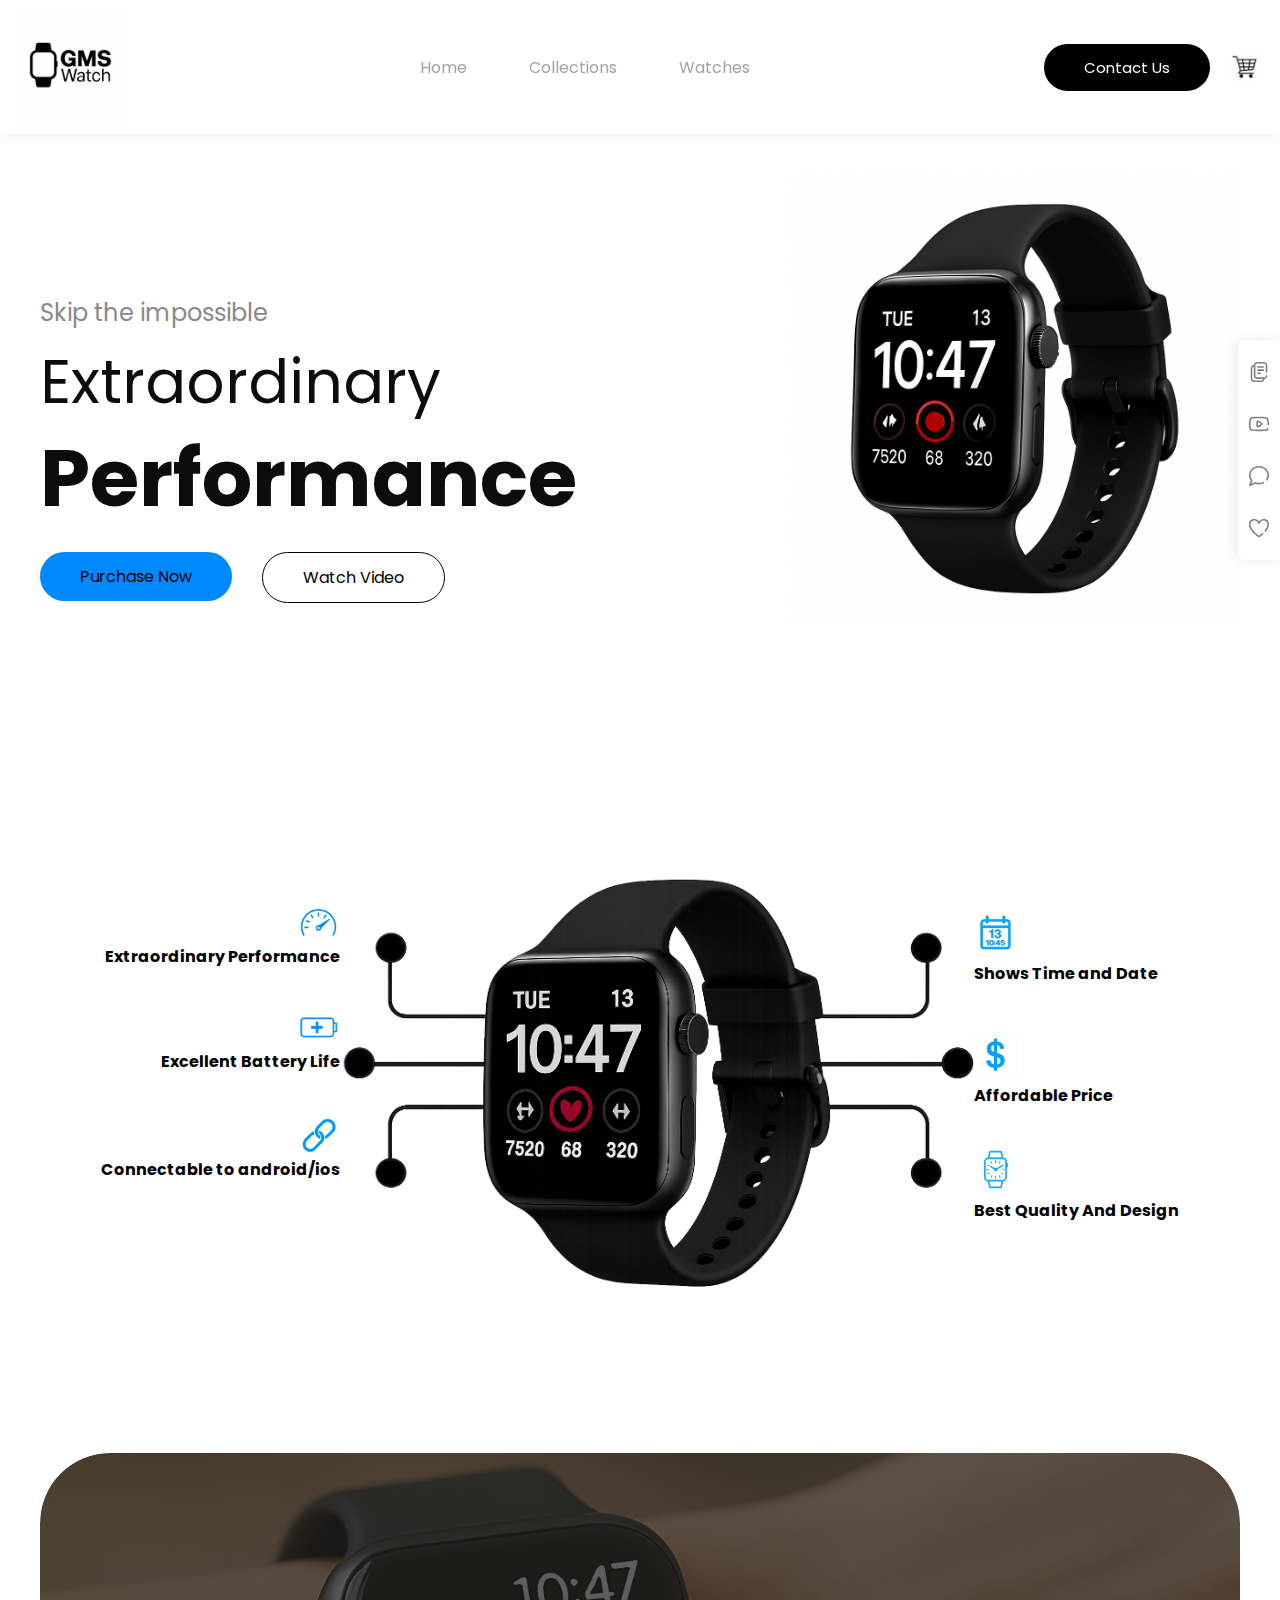
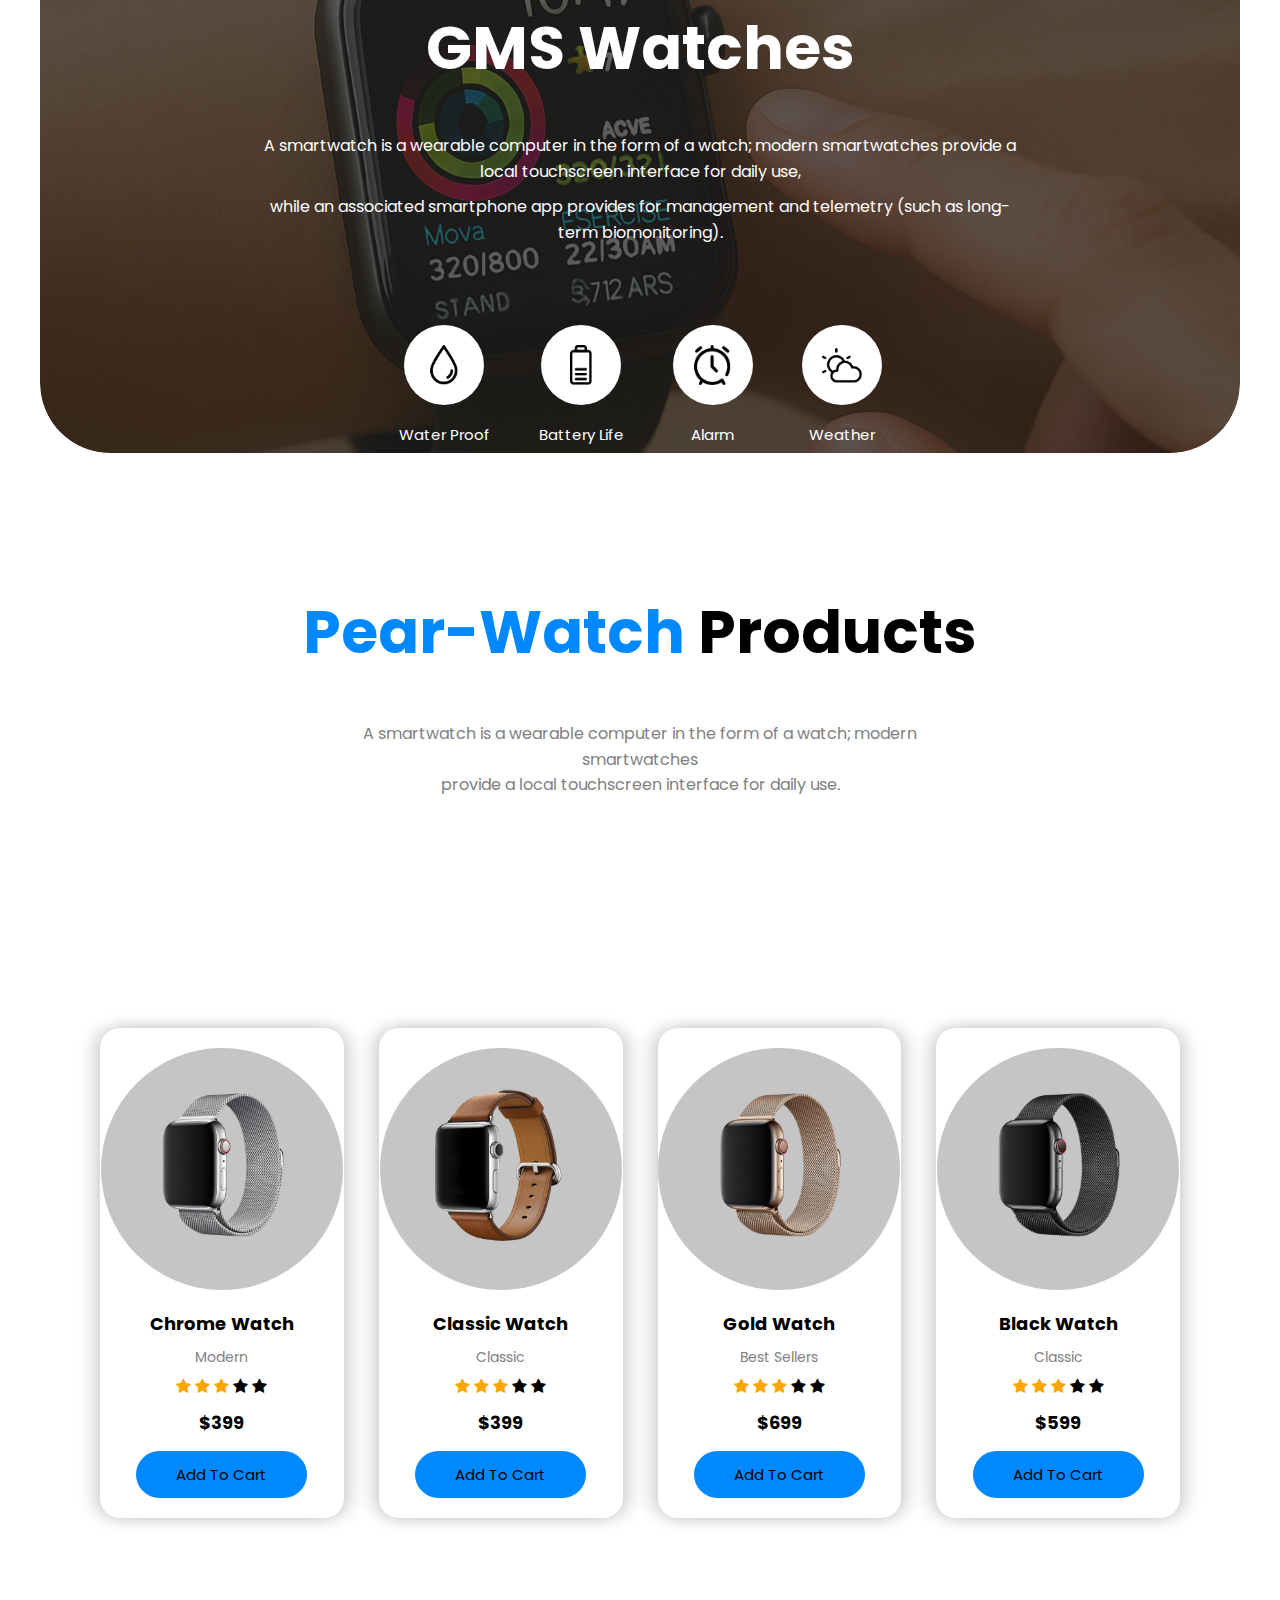
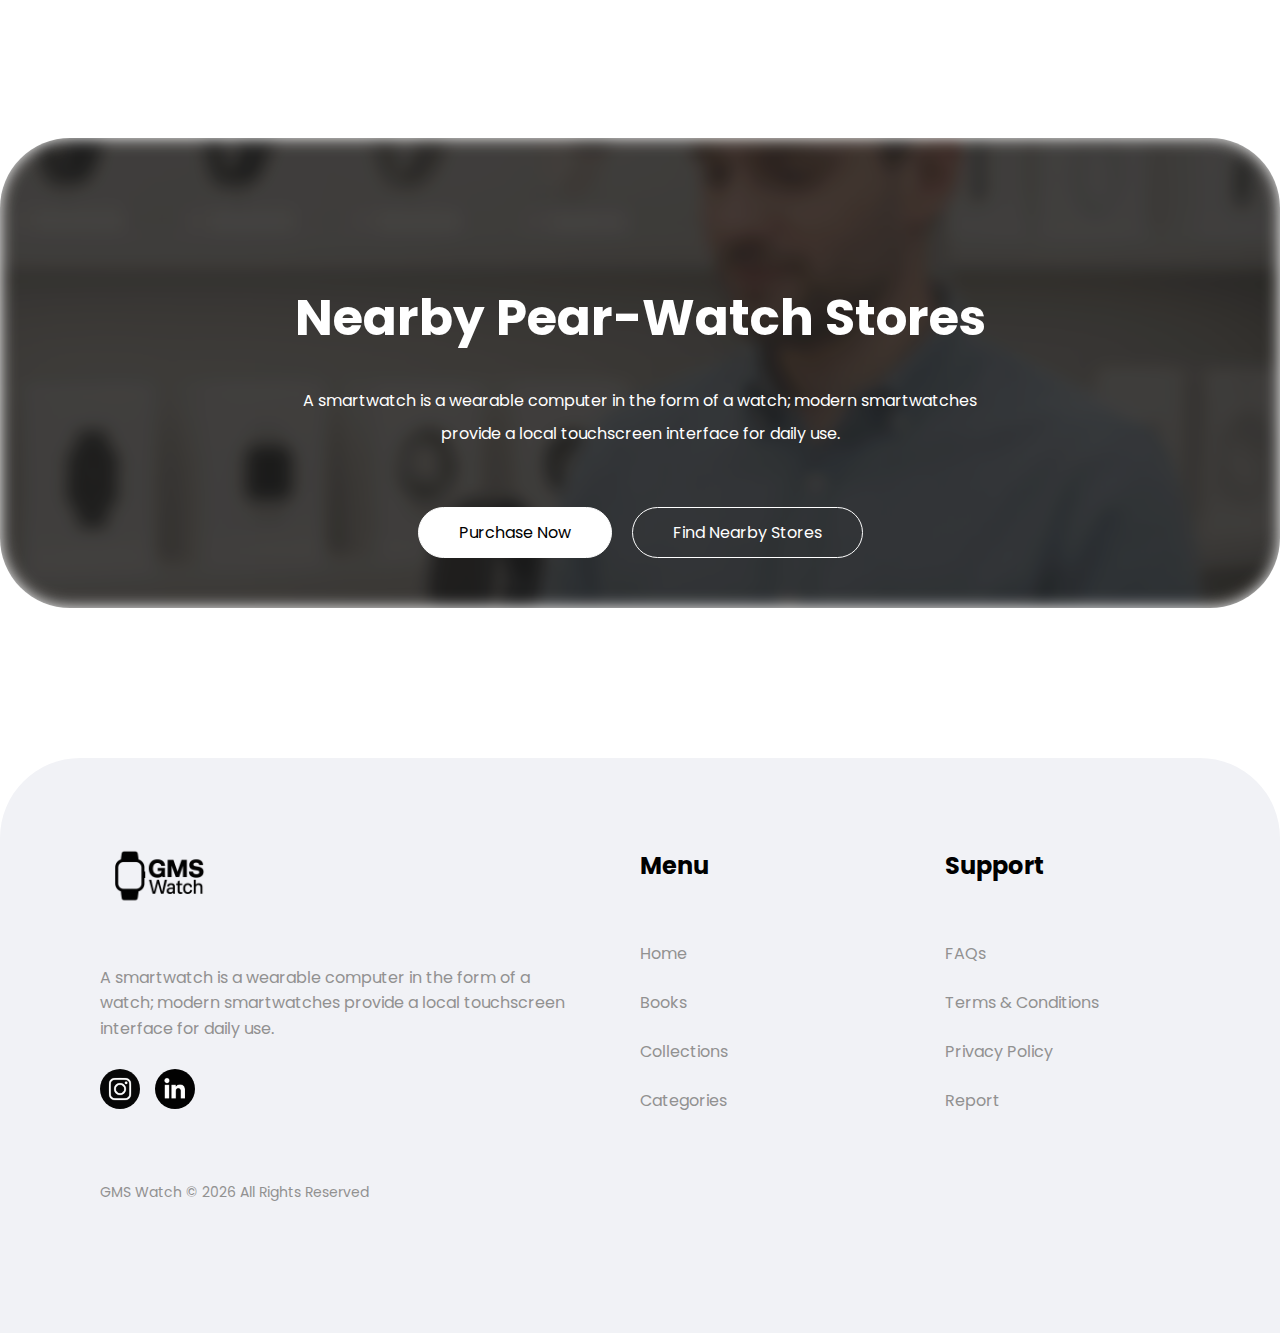
<file: index.html>
<!DOCTYPE html>
<html lang="en">
<head>
    <meta name="viewport"
    content="width=device-width",
    initial-scale="1.0">
    <meta charset="UTF-8">
    <link rel="icon" type="image/png" href="images/watchLogo.png">
    <meta name="viewport" content="width=device-width, initial-scale=1.0">
    <title>GMS Watch</title>
    <link rel="preconnect" href="https://fonts.googleapis.com">
<link rel="preconnect" href="https://fonts.gstatic.com" crossorigin>
<link href="https://fonts.googleapis.com/css2?family=Poppins:ital,wght@0,100;0,200;0,300;0,400;0,500;0,600;0,700;0,800;0,900;1,100;1,200;1,300;1,400;1,500;1,600;1,700;1,800;1,900&family=Roboto:ital,wght@0,100..900;1,100..900&display=swap" rel="stylesheet">
</head>
<body>
    <link rel="stylesheet" href="maincss.css">
     <link rel="stylesheet" href="https://cdnjs.cloudflare.com/ajax/libs/font-awesome/4.7.0/css/font-awesome.min.css">

    
        <div id="div-with-name-title">
            <div id="logo-container">
                 <img id="my-logo" src="images/watchLogo.png"> 
            </div>
            <div id="middle-container">
                <div>
                    <button id="home-btn">
                        Home
                    </button>
                </div>
                <div class="collection" id="collections-container">
                    <button id="collections-container-btn">
                        Collections
                    </button>
                    <div id="collection-contents">
                        <a href="">Modern Watch</a>
                         <a href="">Classic Watch</a>
                          <a href="">Sports Watch</a>
                           <a href="">Bestsellers</a>
                            <a href="">Custom watch</a>
                    </div>
                </div>
                <div>
                    <button id="watches-btn">
                        Watches
                    </button>
                </div>
            </div>
            <div id="contact-cart">
                <div id="contact">
                  <button id="contact-btn">
                    Contact Us
                  </button>
                </div>
                <div id="cart-img">
                   <button id="shopping-cart-btn">
                    <img id="shopping-cart-img" src="images/shoppingCart.png">
                   </button>
                </div>
            </div>
        </div>
        <div id="intro-container">
            
                <div id="text-container">
                    <div id="texts">
                        <p id="skip">
                    Skip the impossible
                </p>
                <!-- skip part -->
                <P id="extra">
                    Extraordinary
                </P>
                <!-- extraordinary part -->
                <p id="performance">
                    Performance
                </p>
            <!--performance part -->
                    </div>
            <div id="purchase-watch">
                <div>
                    <button id="purchase-now">
                        Purchase Now
                    </button>
                    <!-- purchase now -->
                </div>
                <div id="watch-div">
                    <button id="watch-video">
                        Watch Video
                    </button>
                    <!-- watch video -->
                </div>
            </div>
           </div>
           <div id="watches-container">
            <img id="watch-one" src="images/sw.png">
           </div>
        </div>
        <div id="features-container">
            <div id="one-three">
                <div id="one">
                
                <div id="per-div">
                  <img id="img-one" src="images/p_meter.png"  >
             </div>
                <div id="ex-per">
                    <p id="para-one">
                         Extraordinary Performance
                    </p>
                </div>
            </div>
            <div id="two">
                <div id="battery">
                    <img id="img-two" src="images/two.png">
                </div>
                <div id="ex-bat">
                    <p id="para-two">
                        Excellent Battery Life
                    </p>
                </div>
                
            </div>
            <div id="three">
                <div id="connectivity">
                    <img id="three-img" src="images/three.png">
                </div>
                <div id="con-and">
                    <p id="para-three">
                        Connectable to android/ios
                    </p>
                </div>
            </div>
            </div>
            
            <div id="watch-two">
                <img id="watch-features" src="images/detaile.png">
            </div>
            <div id="four-six">
                <div id="four">
                    <div>
                        <img id="four-img" src="images/four.png">
                    </div>
                    <div>
                        <p id="para-four">
                            Shows Time and Date
                        </p>
                    </div>
                </div>
                <div id="five">
                    <div>
                        <img id="five-img" src="images/five.png">
                    </div>
                    <div>
                        <p id="para-five">
                            Affordable Price
                        </p>
                    </div>
                </div>
                <div id="six">
                    <div>
                        <img id="six-img" src="images/six.png">
                    </div>
                    <div>
                        <p id="para-six">
                            Best Quality And Design
                        </p>
                    </div>
                </div>
            </div>
        </div>
        
        <div id="company-knowledge">
            <div id="main-company">
                <img id="wrist-img" src="images/wrist.png">
                <div id="infos">
                    <p id="top-para">
                        GMS Watches
                    </p>
                    <p id="para-sw">
                        A smartwatch is a wearable computer in the form of a watch; modern smartwatches provide a local touchscreen interface for daily use, 
                    </p>
                    <p id="para-bm">
                        while an associated smartphone app provides for management and telemetry (such as long-term biomonitoring).
                    </p>
                </div>
                <div id="features">
                    <div id="drop">
                        <div id="drop-div">
                             <img src="images/drop.png">
                        </div>
                       
                        <p id="prof">
                            Water Proof
                        </p>
                    </div>
                    <div id="battery">
                        <div id="bat-div">
                            <img src="images/battery.png">
                        </div>
                        
                        <p id="life">
                            Battery Life
                        </p>
                    </div>
                    <div id="alarm">
                        <div id="alarm-div">
                            <img src="images/alarm.png">
                        </div>
                        
                        <p id="clk">
                            Alarm
                        </p>
                    </div>
                    <div id="cloud">
                        <div id="cloud-div">
                            <img src="images/cloudy.png">
                        </div>
                        
                        <p id="wether">
                            Weather
                        </p>
                    </div>
                </div>
            </div>
        </div>
        <div id="tpic">
             <p id="products">
            <span id="pear">Pear-Watch</span> Products
        </p>
        <p id="wearable">
            A smartwatch is a wearable computer in the form of a watch; modern smartwatches
        </p>

        <p id="local">
            provide a local touchscreen interface for daily use.
        </p>
        </div>
        <div id="more-watches">
            <div id="watch-silver-container">
                <div id="silver-watch">
                    <img id="watch-silver" src="images/watch-1-600x600.png">
                </div>
                <div>
                    <p id="watch-name">
                        Chrome Watch
                    </p>
                </div>
                <div>
                    <p id="watch-type">
                       Modern
                    </p>
                </div>
                <div id="stars">
                <span class="fa fa-star checked"></span>
                <span class="fa fa-star checked"></span>
                <span class="fa fa-star checked"></span>
                <span class="fa fa-star"></span>
                <span class="fa fa-star"></span>
                </div>
                <div>
                    <p id="price">
                         $399
                    </p>
                   
                </div>
                <div id="cart-div">
                    <button id="add-to-cart">
                        Add To Cart
                    </button>
                </div>
            </div>
            <div id="watch-brown-container">
                 <div id="brown-watch">
                    <img id="watch-brown" src="images/watch-2-600x600.png">
                </div>
                <div>
                    <p id="watch-name">
                        Classic Watch
                    </p>
                </div>
                <div>
                    <p id="watch-type">
                       Classic
                    </p>
                </div>
                <div id="stars">
                <span class="fa fa-star checked"></span>
                <span class="fa fa-star checked"></span>
                <span class="fa fa-star checked"></span>
                <span class="fa fa-star"></span>
                <span class="fa fa-star"></span>
                </div>
                <div>
                    <p id="price">
                         $399
                    </p>
                   
                </div>
                <div id="cart-div">
                    <button id="add-to-cart">
                        Add To Cart
                    </button>
                </div>
            </div>
            <div id="watch-gray-container">
                 <div id="gold-watch">
                    <img id="watch-gold" src="images/gold-watch-600x600.png">
                </div>
                <div>
                    <p id="watch-name">
                       Gold Watch
                    </p>
                </div>
                <div>
                    <p id="watch-type">
                       Best Sellers
                    </p>
                </div>
                <div id="stars">
                <span class="fa fa-star checked"></span>
                <span class="fa fa-star checked"></span>
                <span class="fa fa-star checked"></span>
                <span class="fa fa-star"></span>
                <span class="fa fa-star"></span>
                </div>
                <div>
                    <p id="price">
                         $699
                    </p>
                   
                </div>
                <div id="cart-div">
                    <button id="add-to-cart">
                        Add To Cart
                    </button>
                </div>
            </div>
            <div id="watch-black-container">
                 <div id="black-watch">
                    <img id="watch-black" src="images/black-watch-600x600.png">
                </div>
                <div>
                    <p id="watch-name">
                        Black Watch
                    </p>
                </div>
                <div>
                    <p id="watch-type">
                       Classic
                    </p>
                </div>
                <div id="stars">
                <span class="fa fa-star checked"></span>
                <span class="fa fa-star checked"></span>
                <span class="fa fa-star checked"></span>
                <span class="fa fa-star"></span>
                <span class="fa fa-star"></span>
                </div>
                <div>
                    <p id="price">
                         $599
                    </p>
                   
                </div>
                <div id="cart-div">
                    <button id="add-to-cart">
                        Add To Cart
                    </button>
                </div>
            </div>
        </div>
            <div id="main-company-store">
                <img id="store-img" src="images/store.png">
                <div id="infos">
                    <p id="top-para-store">
                       Nearby Pear-Watch Stores
                    </p>
                    <p id="para-sw-store">
                      A smartwatch is a wearable computer in the form of a watch; modern smartwatches
                    </p>
                    <p id="para-bm-store">
                       provide a local touchscreen interface for daily use.
                    </p>
                </div>
                <div id="nrby-store">
                    <div>
                         <button id="purchase">
                        Purchase Now
                    </button>
                    </div>
                   <div>
                    <button id="nearby-stores">
                        Find Nearby Stores
                    </button>
                   </div>
                </div>
            </div>
        <div id="last-container">
            <div id="last-one">
                <div>
                    <img id="logo-last" src="images/watchlogotrans.png">
                </div>
                <div id="last-para">
                    <p id="modern-sw">
                        A smartwatch is a wearable computer in the form of a watch; modern smartwatches provide a local touchscreen interface for daily use.
                    </p>
                </div>
                <div id="social-btn">
                    <button id="insta-btn">
                        <a href="https://www.instagram.com/gaurab_sthaa/">
                            <img id="insta" src="images/insta.png">
                        </a>
                    </button>
                    <button id="linkedin-btn">
                        <a href="https://www.linkedin.com/in/gaurab-m-shresths-132a5431b/">
                            <img id="linked" src="images/ln.png">
                        </a>
                    </button>
                </div>
                <div>
                    <p>
                        GMS Watch &copy 2026 All Rights Reserved
                    </p>
                </div>
            </div>
            <div id="last=two">
                <div id="menu">
                    <p id="menu-para">
                        Menu
                    </p>
                </div>
                <div id="menu-items">
                    <div>
                        <button id="menu-btn">
                            <a href="">
                                
                            </a>
                            Home
                        </button>
                    </div>
                    <div>
                        <button id="menu-btn">
                           Books
                        </button>
                    </div>
                    <div>
                        <button id="menu-btn">
                           Collections
                        </button>
                    </div>
                    <div>
                        <button id="menu-btn">
                             Categories
                        </button>
                    </div>
                </div>
            </div>
            <div id="last-three">
                 <div id="menu">
                    <p id="menu-para">
                        Support
                    </p>
                </div>
                <div id="menu-items">
                    <div>
                        <button id="menu-btn">
                            <a href="">
                                
                            </a>
                            FAQs
                        </button>
                    </div>
                    <div>
                        <button id="menu-btn">
                           Terms & Conditions
                        </button>
                    </div>
                    <div>
                        <button id="menu-btn">
                           Privacy Policy
                        </button>
                    </div>
                    <div>
                        <button id="menu-btn">
                             Report
                        </button>
                    </div>
                </div>
            </div>
            <div>

            </div>
        </div>
        <div id="documentation-container">
            <div id="side-img-container">
            <img id="side-img" src="images/one1.svg">
        </div>
        <div id="side-img-container">
            <img id="side-img" src="images/two2.svg">
        </div>
        <div id="side-img-container">
            <img id="side-img" src="images/four4.svg">
        </div>
        <div id="side-img-container">
            <img id="side-img" src="images/five5.svg">
        </div>
        </div>
        
        
    <script src="mai_page.js"></script>
</body>

</html>
</file>
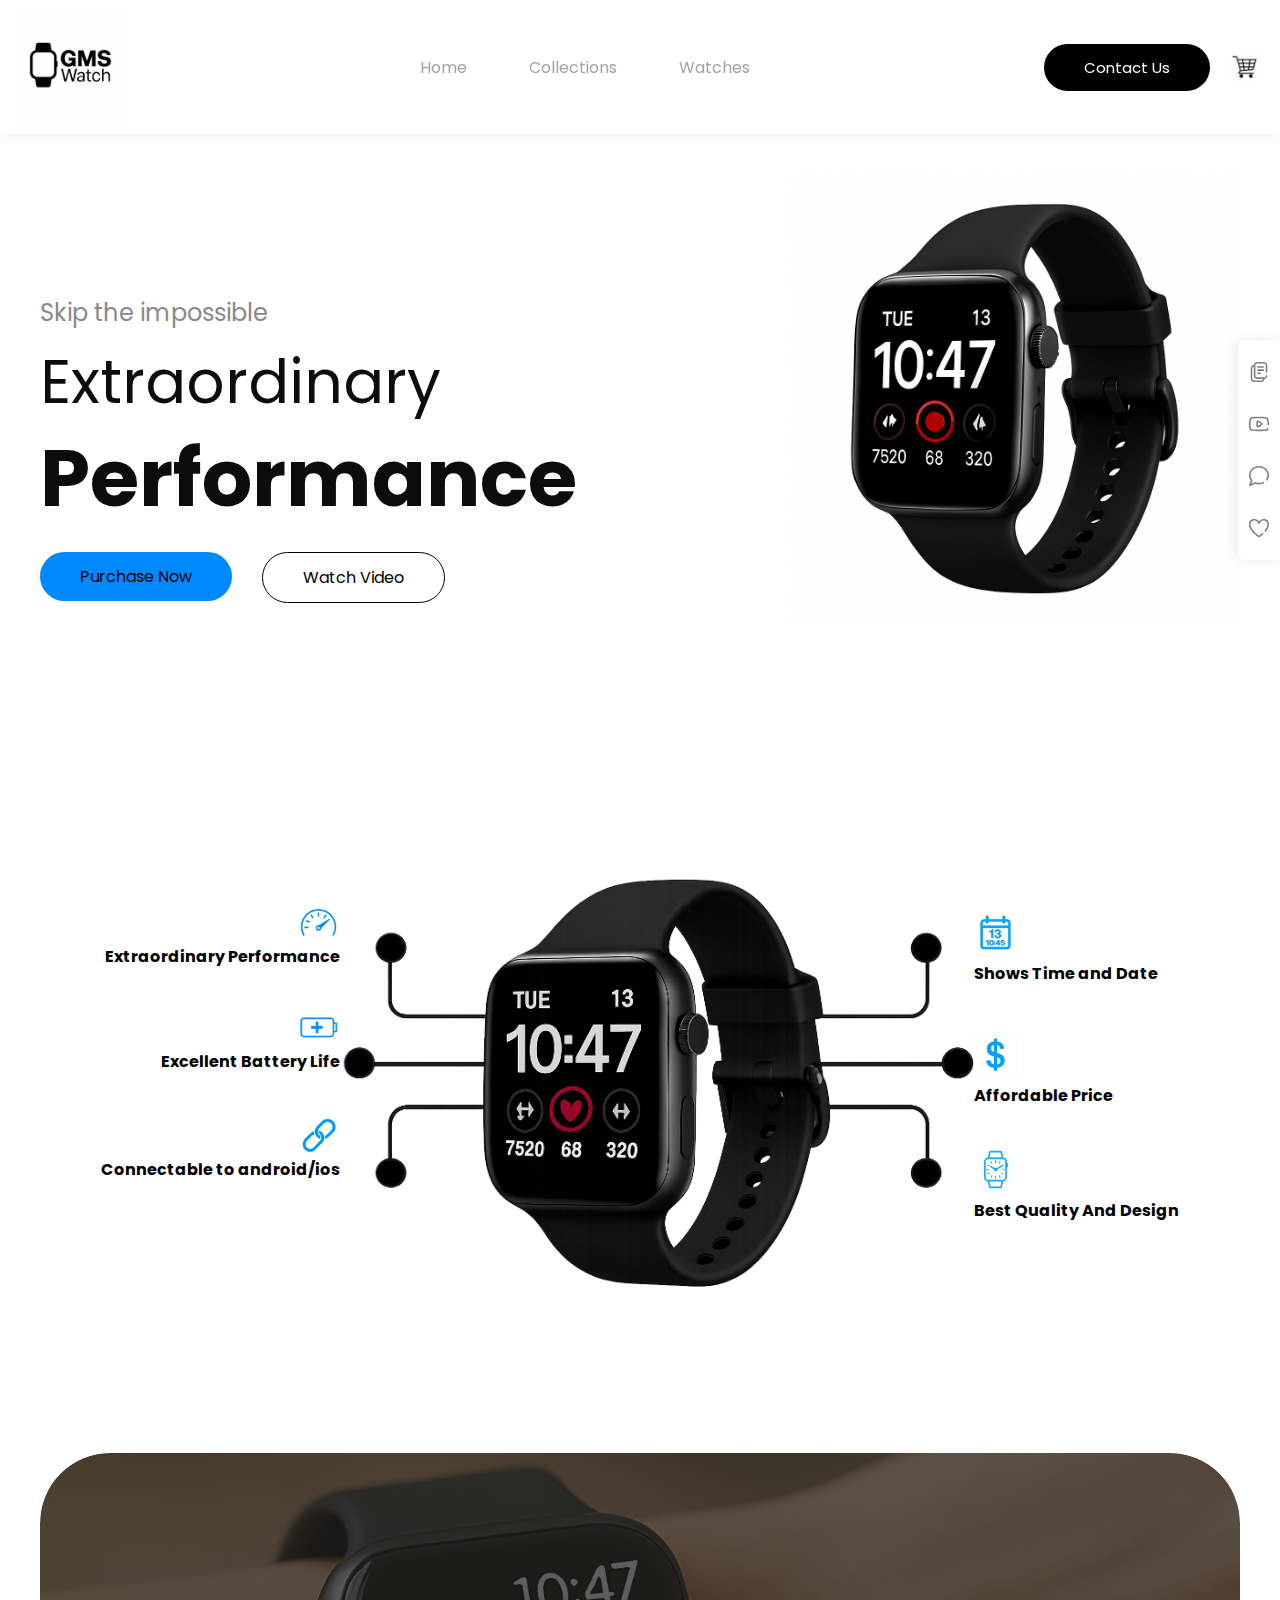
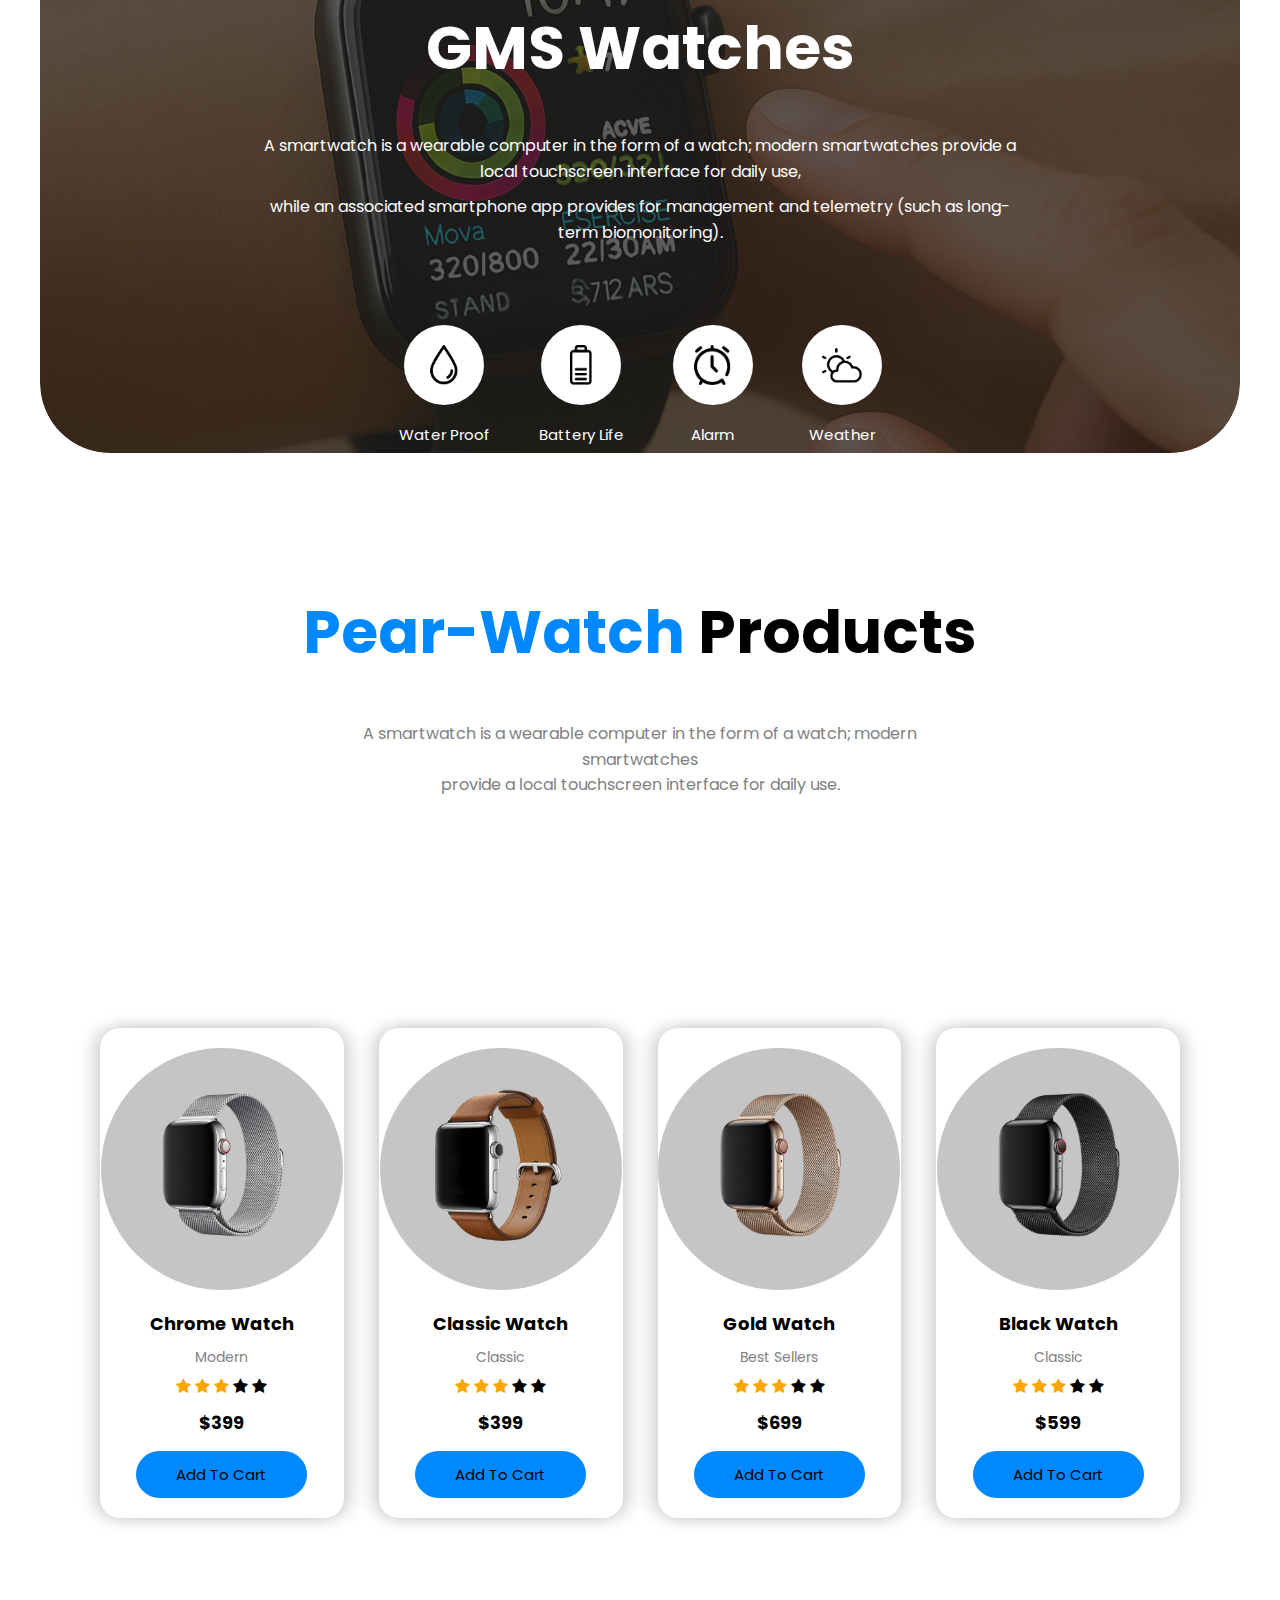
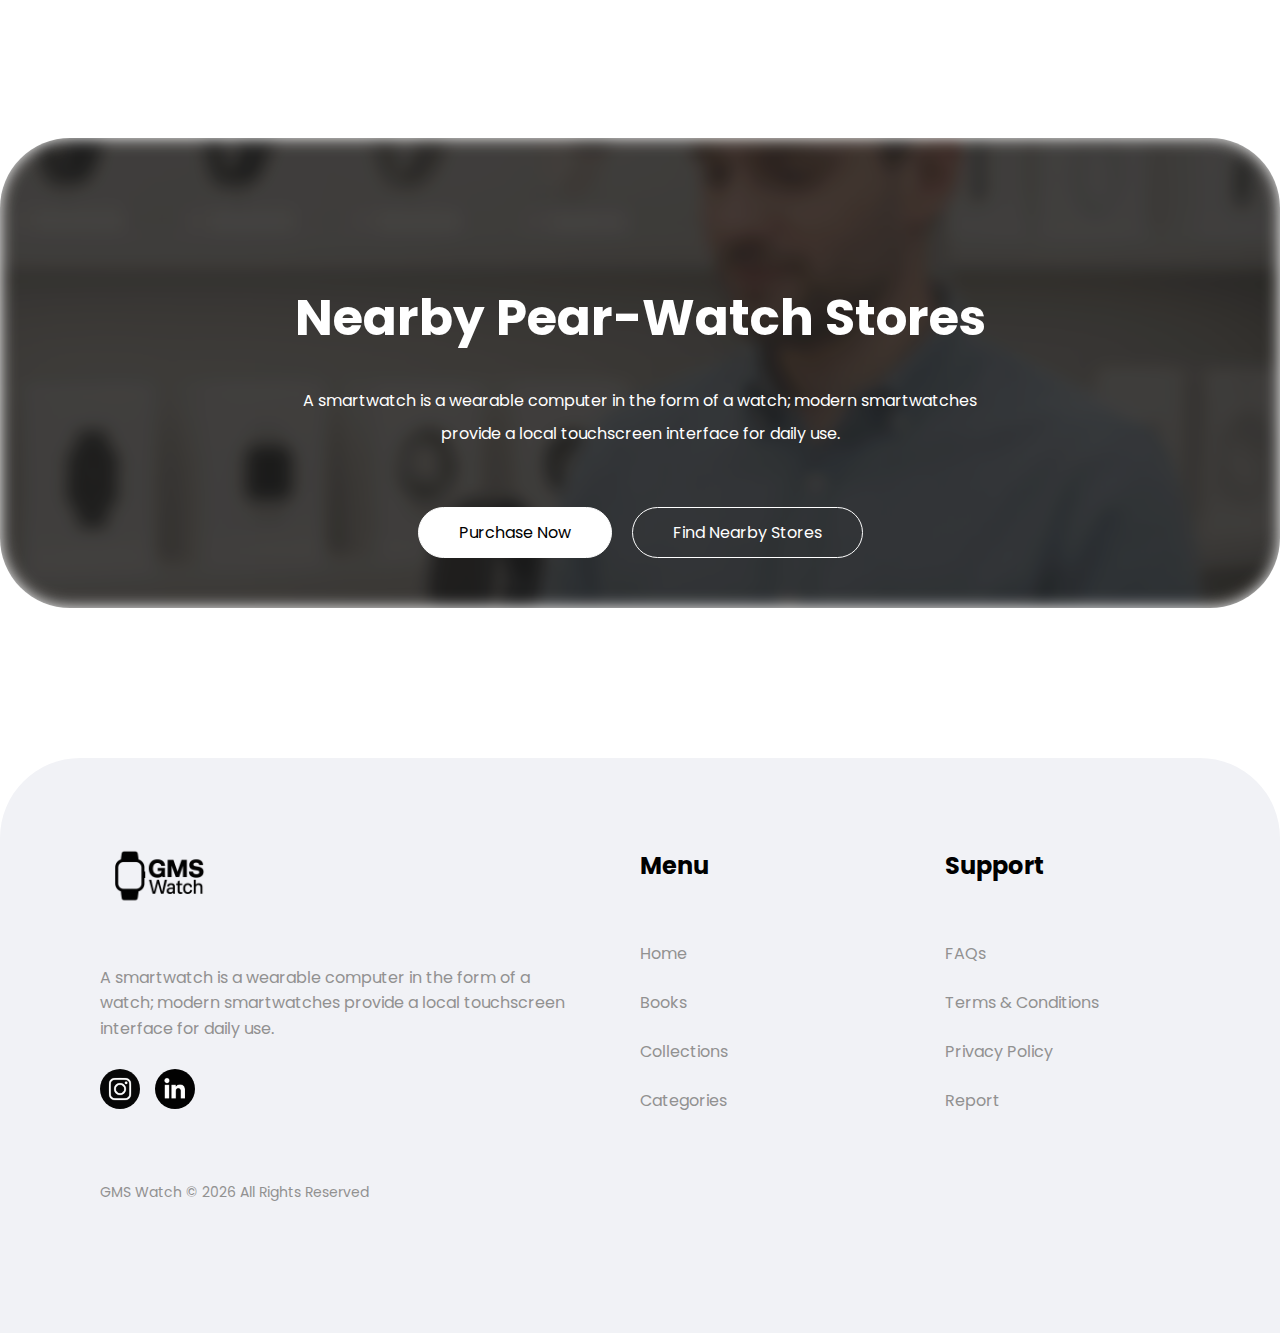
<file: mainPage.html>
<!DOCTYPE html>
<html lang="en">
<head>
    <meta name="viewport"
    content="width=device-width",
    initial-scale="1.0">
    <meta charset="UTF-8">
    <meta name="viewport" content="width=device-width, initial-scale=1.0">
    <title>GMS Watch</title>
    <link rel="preconnect" href="https://fonts.googleapis.com">
<link rel="preconnect" href="https://fonts.gstatic.com" crossorigin>
<link href="https://fonts.googleapis.com/css2?family=Poppins:ital,wght@0,100;0,200;0,300;0,400;0,500;0,600;0,700;0,800;0,900;1,100;1,200;1,300;1,400;1,500;1,600;1,700;1,800;1,900&family=Roboto:ital,wght@0,100..900;1,100..900&display=swap" rel="stylesheet">
</head>
<body>
    <link rel="stylesheet" href="maincss.css">
     <link rel="stylesheet" href="https://cdnjs.cloudflare.com/ajax/libs/font-awesome/4.7.0/css/font-awesome.min.css">

    
        <div id="div-with-name-title">
            <div id="logo-container">
                 <img id="my-logo" src="images/watchLogo.png"> 
            </div>
            <div id="middle-container">
                <div>
                    <button id="home-btn">
                        Home
                    </button>
                </div>
                <div class="collection" id="collections-container">
                    <button id="collections-container-btn">
                        Collections
                    </button>
                    <div id="collection-contents">
                        <a href="">Modern Watch</a>
                         <a href="">Classic Watch</a>
                          <a href="">Sports Watch</a>
                           <a href="">Bestsellers</a>
                            <a href="">Custom watch</a>
                    </div>
                </div>
                <div>
                    <button id="watches-btn">
                        Watches
                    </button>
                </div>
            </div>
            <div id="contact-cart">
                <div id="contact">
                  <button id="contact-btn">
                    Contact Us
                  </button>
                </div>
                <div id="cart-img">
                   <button id="shopping-cart-btn">
                    <img id="shopping-cart-img" src="images/shoppingCart.png">
                   </button>
                </div>
            </div>
        </div>
        <div id="intro-container">
            
                <div id="text-container">
                    <div id="texts">
                        <p id="skip">
                    Skip the impossible
                </p>
                <!-- skip part -->
                <P id="extra">
                    Extraordinary
                </P>
                <!-- extraordinary part -->
                <p id="performance">
                    Performance
                </p>
            <!--performance part -->
                    </div>
            <div id="purchase-watch">
                <div>
                    <button id="purchase-now">
                        Purchase Now
                    </button>
                    <!-- purchase now -->
                </div>
                <div id="watch-div">
                    <button id="watch-video">
                        Watch Video
                    </button>
                    <!-- watch video -->
                </div>
            </div>
           </div>
           <div id="watches-container">
            <img id="watch-one" src="images/sw.png">
           </div>
        </div>
        <div id="features-container">
            <div id="one-three">
                <div id="one">
                
                <div id="per-div">
                  <img id="img-one" src="images/p_meter.png"  >
             </div>
                <div id="ex-per">
                    <p id="para-one">
                         Extraordinary Performance
                    </p>
                </div>
            </div>
            <div id="two">
                <div id="battery">
                    <img id="img-two" src="images/two.png">
                </div>
                <div id="ex-bat">
                    <p id="para-two">
                        Excellent Battery Life
                    </p>
                </div>
                
            </div>
            <div id="three">
                <div id="connectivity">
                    <img id="three-img" src="images/three.png">
                </div>
                <div id="con-and">
                    <p id="para-three">
                        Connectable to android/ios
                    </p>
                </div>
            </div>
            </div>
            
            <div id="watch-two">
                <img id="watch-features" src="images/detaile.png">
            </div>
            <div id="four-six">
                <div id="four">
                    <div>
                        <img id="four-img" src="images/four.png">
                    </div>
                    <div>
                        <p id="para-four">
                            Shows Time and Date
                        </p>
                    </div>
                </div>
                <div id="five">
                    <div>
                        <img id="five-img" src="images/five.png">
                    </div>
                    <div>
                        <p id="para-five">
                            Affordable Price
                        </p>
                    </div>
                </div>
                <div id="six">
                    <div>
                        <img id="six-img" src="images/six.png">
                    </div>
                    <div>
                        <p id="para-six">
                            Best Quality And Design
                        </p>
                    </div>
                </div>
            </div>
        </div>
        
        <div id="company-knowledge">
            <div id="main-company">
                <img id="wrist-img" src="images/wrist.png">
                <div id="infos">
                    <p id="top-para">
                        GMS Watches
                    </p>
                    <p id="para-sw">
                        A smartwatch is a wearable computer in the form of a watch; modern smartwatches provide a local touchscreen interface for daily use, 
                    </p>
                    <p id="para-bm">
                        while an associated smartphone app provides for management and telemetry (such as long-term biomonitoring).
                    </p>
                </div>
                <div id="features">
                    <div id="drop">
                        <div id="drop-div">
                             <img src="images/drop.png">
                        </div>
                       
                        <p id="prof">
                            Water Proof
                        </p>
                    </div>
                    <div id="battery">
                        <div id="bat-div">
                            <img src="images/battery.png">
                        </div>
                        
                        <p id="life">
                            Battery Life
                        </p>
                    </div>
                    <div id="alarm">
                        <div id="alarm-div">
                            <img src="images/alarm.png">
                        </div>
                        
                        <p id="clk">
                            Alarm
                        </p>
                    </div>
                    <div id="cloud">
                        <div id="cloud-div">
                            <img src="images/cloudy.png">
                        </div>
                        
                        <p id="wether">
                            Weather
                        </p>
                    </div>
                </div>
            </div>
        </div>
        <div id="tpic">
             <p id="products">
            <span id="pear">Pear-Watch</span> Products
        </p>
        <p id="wearable">
            A smartwatch is a wearable computer in the form of a watch; modern smartwatches
        </p>

        <p id="local">
            provide a local touchscreen interface for daily use.
        </p>
        </div>
        <div id="more-watches">
            <div id="watch-silver-container">
                <div id="silver-watch">
                    <img id="watch-silver" src="images/watch-1-600x600.png">
                </div>
                <div>
                    <p id="watch-name">
                        Chrome Watch
                    </p>
                </div>
                <div>
                    <p id="watch-type">
                       Modern
                    </p>
                </div>
                <div id="stars">
                <span class="fa fa-star checked"></span>
                <span class="fa fa-star checked"></span>
                <span class="fa fa-star checked"></span>
                <span class="fa fa-star"></span>
                <span class="fa fa-star"></span>
                </div>
                <div>
                    <p id="price">
                         $399
                    </p>
                   
                </div>
                <div id="cart-div">
                    <button id="add-to-cart">
                        Add To Cart
                    </button>
                </div>
            </div>
            <div id="watch-brown-container">
                 <div id="brown-watch">
                    <img id="watch-brown" src="images/watch-2-600x600.png">
                </div>
                <div>
                    <p id="watch-name">
                        Classic Watch
                    </p>
                </div>
                <div>
                    <p id="watch-type">
                       Classic
                    </p>
                </div>
                <div id="stars">
                <span class="fa fa-star checked"></span>
                <span class="fa fa-star checked"></span>
                <span class="fa fa-star checked"></span>
                <span class="fa fa-star"></span>
                <span class="fa fa-star"></span>
                </div>
                <div>
                    <p id="price">
                         $399
                    </p>
                   
                </div>
                <div id="cart-div">
                    <button id="add-to-cart">
                        Add To Cart
                    </button>
                </div>
            </div>
            <div id="watch-gray-container">
                 <div id="gold-watch">
                    <img id="watch-gold" src="images/gold-watch-600x600.png">
                </div>
                <div>
                    <p id="watch-name">
                       Gold Watch
                    </p>
                </div>
                <div>
                    <p id="watch-type">
                       Best Sellers
                    </p>
                </div>
                <div id="stars">
                <span class="fa fa-star checked"></span>
                <span class="fa fa-star checked"></span>
                <span class="fa fa-star checked"></span>
                <span class="fa fa-star"></span>
                <span class="fa fa-star"></span>
                </div>
                <div>
                    <p id="price">
                         $699
                    </p>
                   
                </div>
                <div id="cart-div">
                    <button id="add-to-cart">
                        Add To Cart
                    </button>
                </div>
            </div>
            <div id="watch-black-container">
                 <div id="black-watch">
                    <img id="watch-black" src="images/black-watch-600x600.png">
                </div>
                <div>
                    <p id="watch-name">
                        Black Watch
                    </p>
                </div>
                <div>
                    <p id="watch-type">
                       Classic
                    </p>
                </div>
                <div id="stars">
                <span class="fa fa-star checked"></span>
                <span class="fa fa-star checked"></span>
                <span class="fa fa-star checked"></span>
                <span class="fa fa-star"></span>
                <span class="fa fa-star"></span>
                </div>
                <div>
                    <p id="price">
                         $599
                    </p>
                   
                </div>
                <div id="cart-div">
                    <button id="add-to-cart">
                        Add To Cart
                    </button>
                </div>
            </div>
        </div>
            <div id="main-company-store">
                <img id="store-img" src="images/store.png">
                <div id="infos">
                    <p id="top-para-store">
                       Nearby Pear-Watch Stores
                    </p>
                    <p id="para-sw-store">
                      A smartwatch is a wearable computer in the form of a watch; modern smartwatches
                    </p>
                    <p id="para-bm-store">
                       provide a local touchscreen interface for daily use.
                    </p>
                </div>
                <div id="nrby-store">
                    <div>
                         <button id="purchase">
                        Purchase Now
                    </button>
                    </div>
                   <div>
                    <button id="nearby-stores">
                        Find Nearby Stores
                    </button>
                   </div>
                </div>
            </div>
        <div id="last-container">
            <div id="last-one">
                <div>
                    <img id="logo-last" src="images/watchlogotrans.png">
                </div>
                <div id="last-para">
                    <p id="modern-sw">
                        A smartwatch is a wearable computer in the form of a watch; modern smartwatches provide a local touchscreen interface for daily use.
                    </p>
                </div>
                <div id="social-btn">
                    <button id="insta-btn">
                        <a href="https://www.instagram.com/gaurab_sthaa/">
                            <img id="insta" src="images/insta.png">
                        </a>
                    </button>
                    <button id="linkedin-btn">
                        <a href="https://www.linkedin.com/in/gaurab-m-shresths-132a5431b/">
                            <img id="linked" src="images/ln.png">
                        </a>
                    </button>
                </div>
                <div>
                    <p>
                        GMS Watch &copy 2026 All Rights Reserved
                    </p>
                </div>
            </div>
            <div id="last=two">
                <div id="menu">
                    <p id="menu-para">
                        Menu
                    </p>
                </div>
                <div id="menu-items">
                    <div>
                        <button id="menu-btn">
                            <a href="">
                                
                            </a>
                            Home
                        </button>
                    </div>
                    <div>
                        <button id="menu-btn">
                           Books
                        </button>
                    </div>
                    <div>
                        <button id="menu-btn">
                           Collections
                        </button>
                    </div>
                    <div>
                        <button id="menu-btn">
                             Categories
                        </button>
                    </div>
                </div>
            </div>
            <div id="last-three">
                 <div id="menu">
                    <p id="menu-para">
                        Support
                    </p>
                </div>
                <div id="menu-items">
                    <div>
                        <button id="menu-btn">
                            <a href="">
                                
                            </a>
                            FAQs
                        </button>
                    </div>
                    <div>
                        <button id="menu-btn">
                           Terms & Conditions
                        </button>
                    </div>
                    <div>
                        <button id="menu-btn">
                           Privacy Policy
                        </button>
                    </div>
                    <div>
                        <button id="menu-btn">
                             Report
                        </button>
                    </div>
                </div>
            </div>
            <div>

            </div>
        </div>
        <div id="documentation-container">
            <div id="side-img-container">
            <img id="side-img" src="images/one1.svg">
        </div>
        <div id="side-img-container">
            <img id="side-img" src="images/two2.svg">
        </div>
        <div id="side-img-container">
            <img id="side-img" src="images/four4.svg">
        </div>
        <div id="side-img-container">
            <img id="side-img" src="images/five5.svg">
        </div>
        </div>
        
        
    <script src="mai_page.js"></script>
</body>
</html>
</file>
<file: maincss.css>
body {
    margin: 0px;
    height: auto;
    background-color: rgb(255, 255, 255);
    overflow-x: hidden; /* Prevent horizontal scroll */
}

p {
    padding: 0px;
    margin: 0px;
    font-family: poppins;
}

* {
    font-family: poppins;
    box-sizing: border-box; /* Apply to all elements */
}

#div-with-name-title {
    box-sizing: border-box; 
    min-height: 70px; /* Changed from max-height for flexibility */
    background-color: white;
    position: sticky;
    width: 100%; 
    top: 0px;
    z-index: 10;
    box-shadow:
        -6px 0 12px rgba(0, 0, 0, 0.05),
        6px 0 12px rgba(0, 0, 0, 0.05);
    display: flex;
    justify-content: space-between;
    align-items: center;
    overflow: visible; /* Changed to visible for dropdown */
    padding-inline: clamp(0.5rem, 3vw, 1rem);
    padding-block: 0.75rem;
    flex-wrap: wrap;
    gap: 0.75rem; /* Fixed typo: was "0.75 rem" */
}

#logo-container {
    max-height: 100%;
    max-width: 110px;
    border-radius: 2px;
    width: clamp(70px, 15vw, 110px); /* Responsive width */
    height: auto;
    min-width: 0;
    display: flex;
    flex: 0 0 auto;
    justify-content: center;
    align-items: center;
    overflow: hidden;
    flex-shrink: 0;
}

#my-logo {
    max-width: 100%;   
    max-height: 100%;  
    height: auto;     
    object-fit: contain;
}

#middle-container {
    display: flex;
    justify-content: center;
    align-items: center;
    gap: clamp(0.5rem, 3vw, 2.5rem);
    flex: 1 1 auto;
    text-align: center;
    min-width: 0;
}

/* Mobile: stack buttons vertically */
@media (max-width: 768px) {
    #middle-container {
        width: 100%;
        flex-direction: column;
        gap: 0.5rem;
    }
}

#collections-container-btn,
#home-btn, 
#watches-btn {
    border: none;
    background-color: white;
    color: #a3a3a3;
    font-size: clamp(14px, 2vw, 16px);
    cursor: pointer;
    padding: 8px 12px;
    transition: color 0.3s;
}

#collections-container-btn:hover,
#home-btn:hover,
#watches-btn:hover {
    color: #0088ff;
}

.collection {
    position: relative; /* Important for dropdown positioning */
}

.collection a {
    display: block;
    text-decoration: none;
    color: white;
    padding: 10px 15px;
    opacity: 0.6;
    transition: all 0.3s;
    background-color: black;
    font-size: clamp(13px, 2vw, 15px);
}

.collection a:hover {
    margin-left: 3px;
    opacity: 1;
}

#collection-contents {
    display: none;
    position: absolute;
    width: 155px;
    box-shadow:
        -6px 0 12px rgba(0, 0, 0, 0.05),
        6px 0 12px rgba(0, 0, 0, 0.05);
    transition: all 0.3s;
    border-radius: 10px;
    overflow: hidden;
    top: 100%;
    left: 50%;
    transform: translateX(-50%);
    z-index: 100;
}

.collection:hover #collection-contents {
    display: block;
}

#collections-container {
    display: inline-block;
}

#contact-cart {
    display: flex;
    justify-content: space-between;
    align-items: center;
    gap: clamp(0.5rem, 2vw, 1rem);
    flex: 0 0 auto;
    min-width: 0;
}

@media (max-width: 768px) {
    #contact-cart {
        /* Stays in natural order */
    }
    
    #div-with-name-title {
        justify-content: space-between;
    }
}

#contact {
    align-content: center;
}

#cart-img {
    height: 100%;
    max-height: 100%;
    width: auto;
    align-content: center;
}

#shopping-cart-img {
    height: clamp(25px, 4vw, 30px);
    width: auto;
}

#shopping-cart-btn {
    border: none;
    background-color: white;
    cursor: pointer;
    padding: 4px;
    display: flex;
    align-items: center;
    justify-content: center;
}

#contact-btn {
    background-color: black;
    color: white;
    padding: clamp(8px, 2vw, 12px) clamp(20px, 4vw, 40px);
    border-radius: 50px;
    font-family: poppins;
    font-size: clamp(13px, 2vw, 15px);
    transition: all 0.3s;
    border: none;
    cursor: pointer;
    white-space: nowrap;
}

#contact-btn:hover {
    background-color: #0088ff;
    color: black;
}

/* Tablet view */
@media (max-width: 1024px) {
    #middle-container {
        gap: clamp(0.5rem, 2vw, 1.5rem);
    }
}

/* Small mobile */
@media (max-width: 480px) {
    #div-with-name-title {
        padding-inline: 0.5rem;
        padding-block: 0.5rem;
        gap: 0.5rem;
    }
    
    #contact-btn {
        padding: 8px 16px;
        font-size: 13px;
    }
    
    #middle-container {
        padding-block: 0.5rem;
    }
}

#purchase-now {
    border: none;
    background-color: #0088ff;
    padding: clamp(10px, 2vw, 12px) clamp(24px, 5vw, 40px);
    border-radius: 50px;
    font-family: poppins;
    font-size: clamp(14px, 2vw, 16px);
    transition: all 0.2s;
    cursor: pointer;
    white-space: nowrap;
}

#purchase-now:hover {
    background-color: #0c0c0c;
    color: white;
}

#watch-video {
    border: 1px solid black;
    padding: clamp(10px, 2vw, 12px) clamp(24px, 5vw, 40px);
    border-radius: 50px;
    background-color: white;
    font-family: poppins;
    font-size: clamp(14px, 2vw, 16px);
    transition: all 0.2s;
    cursor: pointer;
    white-space: nowrap;
}

#watch-video:hover {
    background-color: black;
    color: white;
}

#purchase-watch {
    display: flex;
    gap: clamp(15px, 3vw, 30px);
    flex-wrap: wrap;
    margin-top: clamp(20px, 4vw, 30px);
}

#intro-container {
    display: flex;
    min-height: 450px;
    height: auto;
    justify-content: space-between;
    align-items: center;
    margin-bottom: clamp(50px, 15vw, 200px);
    padding: clamp(20px, 4vw, 40px);
    gap: clamp(20px, 5vw, 40px);
    flex-wrap: wrap;
}

#text-container {
    display: grid;
    flex: 1;
    min-width: 280px;
    max-width: 800px;
}

#texts {
    display: grid;
    gap: clamp(8px, 2vw, 16px);
}

#skip {
    color: #898989;
    font-size: clamp(16px, 3vw, 24px);
    font-family: poppins;
    margin-top: clamp(20px, 8vw, 100px);
}

#extra {
    font-size: clamp(32px, 7vw, 60px);
    color: #0c0c0c;
    font-family: poppins;
    line-height: 1.2;
}

#performance {
    font-size: clamp(40px, 9vw, 80px);
    color: #0c0c0c;
    font-family: poppins;
    font-weight: bold;
    line-height: 1.1;
}

#watches-container {
    display: flex;
    justify-content: center;
    align-items: center;
    flex: 0 1 auto;
}

#watch-one {
    height: clamp(250px, 50vw, 450px);
    width: clamp(250px, 50vw, 450px);
    transition: all 0.4s;
    object-fit: contain;
}

#watch-one:hover {
    transform: scale(1.1);
}

/* Tablet view */
@media (max-width: 1024px) {
    #intro-container {
        justify-content: center;
        text-align: center;
    }
    
    #text-container {
        padding-left: 0;
        align-items: center;
    }
    
    #texts {
        text-align: center;
    }
    
    #purchase-watch {
        justify-content: center;
    }
}

/* Mobile view */
@media (max-width: 768px) {
    #intro-container {
        flex-direction: column;
        min-height: auto;
    }
    
    #text-container {
        order: 2;
        width: 100%;
    }
    
    #watches-container {
        order: 1;
        width: 100%;
    }
    
    #watch-one {
        max-width: 100%;
        height: auto;
        width: 80vw;
    }
    
    #skip {
        margin-top: 20px;
    }
    
    #purchase-watch {
        margin-top: 20px;
    }
}

/* Small mobile */
@media (max-width: 480px) {
    #purchase-watch {
        flex-direction: column;
        width: 100%;
        gap: 15px;
    }
    
    #purchase-now,
    #watch-video {
        width: 100%;
        padding: 12px 20px;
    }
    
    #intro-container {
        padding: 20px 15px;
        margin-bottom: 50px;
    }
}
#features-container{
    /* position: relative; */
display: flex;

justify-content: center;
gap:0px;
margin-bottom: 100px;

}

#watch-features{
    height: 450px;
    transition: all 0.4s;
    
}

#watch-features:hover{
height: 550px;
}


#one{ 
margin-top: 45px;
}
#two{
margin-top: 37px;
}
#three{
margin-top: 40px;
}
#four{
margin-top: 55px;
}
#five{
margin-top: 47px;
}
#six{
margin-top: 40px;
} 

#img-one,
#img-two,
#three-img,
#four-img,
#five-img,
#six-img{
    height: 43px;
    width:43px;
     transition: transform 0.3s; 
}



#img-one:hover,
#img-two:hover,
#three-img:hover,
#four-img:hover,
#five-img:hover,
#six-img:hover{
    transform: rotate(360deg); 
   
} 




#per-div,#battery, #connectivity{
   display: flex;
   justify-content: end;
  
}

#ex-per,#ex-bat,#con-and{
    text-align: end;
}

#para-one,#para-two,#para-three,#para-four,#para-five,#para-six{
    font-weight: bold;
}
#company-knowledge {
    padding: clamp(20px, 5vw, 40px);
}

#main-company {
    position: relative;
    padding: clamp(40px, 8vw, 100px) clamp(20px, 8vw, 100px);
    margin: 0 auto;
    max-width: 1400px;
    min-height: 400px;
    height: clamp(400px, 60vw, 600px);
    border-radius: clamp(30px, 6vw, 70px);
    overflow: hidden;
}

#wrist-img {
    position: absolute;
    top: 0;
    left: 0;
    width: 100%;
    height: 100%;
    border-radius: clamp(30px, 6vw, 70px);
    opacity: 0.9;
    transition: all 0.3s;
    object-fit: cover;
    filter: brightness(30%);
}

#wrist-img:hover {
    opacity: 1;
}

#infos {
    position: relative;
    z-index: 2;
    text-align: center;
    max-width: 800px;
    margin: 0 auto;
}

#top-para {
    font-size: clamp(32px, 6vw, 60px);
    font-weight: bold;
    color: white;
    margin-bottom: clamp(20px, 4vw, 40px);
    text-align: center;
}

#para-sw {
    color: white;
    font-size: clamp(14px, 2vw, 16px);
    line-height: 1.6;
    text-align: center;
    margin-bottom: 10px;
    padding: 0 clamp(10px, 3vw, 20px);
}

#para-bm {
    color: white;
    font-size: clamp(14px, 2vw, 16px);
    line-height: 1.6;
    text-align: center;
    margin-bottom: clamp(30px, 6vw, 60px);
    padding: 0 clamp(10px, 3vw, 20px);
}

#features {
    display: flex;
    position: relative;
    z-index: 2;
    justify-content: center;
    gap: clamp(20px, 4vw, 49px);
    flex-wrap: wrap;
    margin-top: clamp(40px, 8vw, 80px);
}

#drop, #battery, #alarm, #cloud {
    display: grid;
    justify-items: center;
    gap: 10px;
}

#prof, #life, #clk, #wether {
    color: white;
    text-align: center;
    font-size: clamp(13px, 2vw, 15px);
    margin-top: 8px;
}

#drop-div, #bat-div, #alarm-div, #cloud-div {
    height: clamp(60px, 10vw, 80px);
    width: clamp(60px, 10vw, 80px);
    background-color: white;
    display: flex;
    justify-content: center;
    align-items: center;
    border-radius: 50%;
    transition: transform 0.3s;
}

#drop-div:hover, #bat-div:hover, #alarm-div:hover, #cloud-div:hover {
    transform: scale(1.1);
}

#drop-div img, #bat-div img, #alarm-div img, #cloud-div img {
    max-width: 50%;
    max-height: 50%;
    object-fit: contain;
}

/* Products Section */
#tpic {
    display: flex;
    align-content: center;
    justify-content: center;
    flex-direction: column;
    padding: clamp(40px, 8vw, 100px) clamp(20px, 5vw, 40px);
}

#products {
    font-size: clamp(32px, 6vw, 60px);
    font-weight: bold;
    text-align: center;
    margin-bottom: clamp(20px, 4vw, 50px);
    line-height: 1.3;
}

#pear {
    color: #0088ff;
}

#wearable {
    text-align: center;
    color: gray;
    font-size: clamp(14px, 2vw, 16px);
    line-height: 1.6;
    max-width: 700px;
    margin: 0 auto;
    padding: 0 20px;
}

#local {
    text-align: center;
    color: gray;
    font-size: clamp(14px, 2vw, 16px);
    line-height: 1.6;
    max-width: 700px;
    margin: 0 auto;
    margin-bottom: 30px;
    padding: 0 20px;
}

/* Tablet view */
@media (max-width: 1024px) {
    #features {
        gap: clamp(15px, 3vw, 30px);
    }
}

/* Mobile view */
@media (max-width: 768px) {
    #main-company {
        padding: clamp(30px, 6vw, 60px) clamp(15px, 4vw, 30px);
        min-height: 500px;
        height: auto;
    }
    
    #infos {
        margin-top: 20px;
    }
    
    #features {
        margin-top: 40px;
        gap: 20px;
    }
    
    #drop, #battery, #alarm, #cloud {
        min-width: 80px;
    }
}

/* Small mobile */
@media (max-width: 480px) {
    #main-company {
        min-height: 550px;
        margin: 0 10px;
    }
    
    #features {
        grid-template-columns: repeat(2, 1fr);
        display: grid;
        gap: 20px;
        margin-top: 30px;
    }
    
    #para-sw, #para-bm {
        font-size: 14px;
    }
}#more-watches {
    display: grid;
    grid-template-columns: repeat(4, 1fr);
    gap: clamp(20px, 4vw, 35px);
    padding: clamp(20px, 8vw, 100px);
    max-width: 1400px;
    margin: 0 auto;
    justify-items: center;
}

#watch-silver-container,
#watch-brown-container, 
#watch-gray-container, 
#watch-black-container {
    height: auto;
    min-height: 480px;
    width: 100%;
    max-width: 320px;
    margin: 0 auto;
    border: none;
    border-radius: 20px;
    box-shadow:
        -8px 0 16px rgba(0, 0, 0, 0.15),
        8px 0 16px rgba(0, 0, 0, 0.15);
    padding-bottom: 20px;
    transition: transform 0.3s, box-shadow 0.3s;
}

#watch-silver-container:hover,
#watch-brown-container:hover, 
#watch-gray-container:hover, 
#watch-black-container:hover {
    transform: translateY(-10px);
    box-shadow:
        -8px 5px 20px rgba(0, 0, 0, 0.2),
        8px 5px 20px rgba(0, 0, 0, 0.2);
}

#silver-watch,
#brown-watch,
#gold-watch,
#black-watch {
    background-color: #c5c5c5;
    height: clamp(200px, 25vw, 242px);
    width: clamp(200px, 25vw, 242px);
    max-width: 242px;
    aspect-ratio: 1;
    border-radius: 50%;
    margin: 20px auto;
    display: flex;
    justify-content: center;
    align-items: center;
    overflow: hidden;
}

#watch-silver, 
#watch-brown,
#watch-gold,
#watch-black {
    height: 80%;
    width: auto;
    transition: all 0.3s;
    object-fit: contain;
}

#watch-silver:hover, 
#watch-brown:hover,
#watch-gold:hover,
#watch-black:hover {
    transform: scale(1.2);
}

.checked {
    color: orange;
}

#watch-name {
    font-weight: bold;
    font-size: clamp(16px, 2vw, 18px);
    text-align: center;
    margin-bottom: 10px;
    padding: 0 10px;
}

#watch-type {
    font-size: clamp(13px, 1.8vw, 14px);
    color: gray;
    text-align: center;
    margin-bottom: 10px;
}

#price {
    text-align: center;
    font-weight: bold;
    font-size: clamp(16px, 2vw, 18px);
    margin-bottom: 10px;
}

#stars {
    display: flex;
    justify-content: center;
    gap: 4px;
    margin-bottom: 15px;
}

#stars .fa {
    font-size: clamp(14px, 2vw, 16px);
}

#add-to-cart {
    border: none;
    background-color: #0088ff;
    padding: clamp(10px, 2vw, 12px) clamp(30px, 5vw, 40px);
    border-radius: 50px;
    font-family: poppins;
    font-size: clamp(13px, 2vw, 15px);
    transition: all 0.2s;
    cursor: pointer;
    white-space: nowrap;
}

#add-to-cart:hover {
    background-color: #0c0c0c;
    color: white;
    transform: scale(1.05);
}

#cart-div {
    display: flex;
    justify-content: center;
    margin-top: 15px;
}

/* Tablet and smaller - 2x2 grid */
@media (max-width: 900px) {
    #more-watches {
        grid-template-columns: repeat(2, 1fr);
        gap: clamp(15px, 3vw, 25px);
        padding: clamp(20px, 5vw, 40px);
    }
    
    #watch-silver-container,
    #watch-brown-container, 
    #watch-gray-container, 
    #watch-black-container {
        width: 100%;
        max-width: 300px;
    }
}

/* Mobile view - 1 column */
@media (max-width: 600px) {
    #more-watches {
        grid-template-columns: 1fr;
        padding: 20px;
    }
    
    #watch-silver-container,
    #watch-brown-container, 
    #watch-gray-container, 
    #watch-black-container {
        max-width: 100%;
        min-height: 420px;
    }
    
    #silver-watch,
    #brown-watch,
    #gold-watch,
    #black-watch {
        height: 200px;
        width: 200px;
    }
}

/* Small mobile optimization */
@media (max-width: 400px) {
    #silver-watch,
    #brown-watch,
    #gold-watch,
    #black-watch {
        height: 180px;
        width: 180px;
    }
    
    #add-to-cart {
        padding: 10px 25px;
        font-size: 13px;
    }
}
#main-company-store {
    position: relative;
    padding: clamp(40px, 8vw, 100px) clamp(20px, 8vw, 100px);
    margin: clamp(60px, 10vw, 120px) auto 0;
    max-width: 1400px;
    min-height: 400px;
    height: clamp(400px, 50vw, 470px);
    border-radius: clamp(30px, 6vw, 70px);
    overflow: hidden;
}

#store-img {
    position: absolute;
    top: 0;
    left: 0;
    width: 100%;
    height: 100%;
    border-radius: clamp(30px, 6vw, 70px);
    opacity: 0.9;
    transition: all 0.3s;
    object-fit: cover;
    filter: brightness(20%) blur(8px);
}

#infos {
    position: relative;
    z-index: 2;
    text-align: center;
    max-width: 800px;
    margin: 0 auto;
    padding-top: clamp(20px, 5vw, 50px);
}

#top-para-store {
    font-size: clamp(28px, 5vw, 50px);
    font-weight: bold;
    color: white;
    margin-bottom: clamp(20px, 4vw, 40px);
    text-align: center;
    line-height: 1.2;
}

#para-sw-store {
    color: white;
    font-size: clamp(14px, 2vw, 16px);
    line-height: 1.6;
    text-align: center;
    margin-bottom: 8px;
    padding: 0 clamp(10px, 3vw, 20px);
}

#para-bm-store {
    color: white;
    font-size: clamp(14px, 2vw, 16px);
    line-height: 1.6;
    text-align: center;
    margin-bottom: clamp(30px, 6vw, 50px);
    padding: 0 clamp(10px, 3vw, 20px);
}

#nrby-store {
    display: flex;
    position: relative;
    z-index: 2;
    justify-content: center;
    align-items: center;
    gap: clamp(15px, 3vw, 20px);
    flex-wrap: wrap;
    margin-top: clamp(30px, 6vw, 60px);
}

#purchase {
    border: 1px solid white;
    background-color: white;
    color: black;
    padding: clamp(10px, 2vw, 12px) clamp(30px, 5vw, 40px);
    border-radius: 50px;
    font-family: poppins;
    font-size: clamp(14px, 2vw, 16px);
    transition: all 0.3s;
    cursor: pointer;
    white-space: nowrap;
}

#purchase:hover {
    background-color: #0088ff;
    border: 1px solid #0088ff;
    color: white;
}

#nearby-stores {
    border: 1px solid white;
    color: white;
    background-color: transparent;
    padding: clamp(10px, 2vw, 12px) clamp(30px, 5vw, 40px);
    border-radius: 50px;
    font-family: poppins;
    font-size: clamp(14px, 2vw, 16px);
    transition: all 0.3s;
    cursor: pointer;
    white-space: nowrap;
}

#nearby-stores:hover {
    background-color: white;
    color: black;
}

/* Tablet view */
@media (max-width: 1024px) {
    #main-company-store {
        padding: clamp(30px, 6vw, 60px) clamp(20px, 5vw, 40px);
    }
    
    #infos {
        padding-top: 20px;
    }
}

/* Mobile view */
@media (max-width: 768px) {
    #main-company-store {
        min-height: 450px;
        height: auto;
        padding: 40px 20px;
        margin: 60px 10px 0;
    }
    
    #nrby-store {
        flex-direction: column;
        gap: 15px;
        margin-top: 30px;
    }
    
    #purchase,
    #nearby-stores {
        width: 100%;
        max-width: 280px;
    }
}

/* Small mobile */
@media (max-width: 480px) {
    #main-company-store {
        min-height: 480px;
        padding: 30px 15px;
    }
    
    #top-para-store {
        font-size: 24px;
        margin-bottom: 20px;
    }
    
    #para-sw-store,
    #para-bm-store {
        font-size: 14px;
    }
    
    #nrby-store {
        margin-top: 25px;
    }
    
    #purchase,
    #nearby-stores {
        padding: 12px 30px;
        font-size: 14px;
        width: 100%;
    }
}
/* Main container - extends to edges at bottom */
#last-container {
    display: grid;
    grid-template-columns: 2fr 1fr 1fr;
    gap: clamp(30px, 6vw, 70px);
    padding: clamp(30px, 5vw, 60px) clamp(30px, 8vw, 100px) 0 clamp(30px, 8vw, 100px);
    background-color: rgb(241, 242, 246);
    border-radius: clamp(40px, 8vw, 80px) clamp(40px, 8vw, 80px) 0 0;
    min-height: 400px;
    margin-top: clamp(80px, 12vw, 150px);
    margin-left: 0;
    margin-right: 0;
    margin-bottom: 0;
}

#last-one {
    max-width: 624px;
    width: 100%;
}

#logo-last {
    height: clamp(80px, 12vw, 120px);
    width: auto;
    margin-bottom: 20px;
}

#last-para {
    margin-bottom: 30px;
}

#modern-sw {
    color: #919191;
    font-size: clamp(14px, 2vw, 16px);
    line-height: 1.6;
    margin-bottom: 30px;
}

#social-btn {
    display: flex;
    gap: 15px;
    margin-bottom: clamp(40px, 6vw, 70px);
    align-items: center;
}

#insta-btn,
#linkedin-btn {
    height: clamp(32px, 5vw, 40px);
    width: clamp(32px, 5vw, 40px);
    border-radius: 50%;
    border: none;
    background-color: transparent;
    cursor: pointer;
    transition: transform 0.3s;
    padding: 0;
    display: flex;
    align-items: center;
    justify-content: center;
}

#insta-btn:hover,
#linkedin-btn:hover {
    transform: scale(1.1);
}

#insta,
#linked {
    height: 100%;
    width: 100%;
    border-radius: 50%;
    object-fit: cover;
}

#last-one > div:last-child p {
    color: #919191;
    font-size: clamp(13px, 1.8vw, 14px);
    margin-bottom: clamp(30px, 5vw, 60px);
}

#menu-para {
    font-size: clamp(20px, 3vw, 24px);
    font-weight: bold;
    padding-top: clamp(20px, 4vw, 30px);
    padding-bottom: clamp(30px, 5vw, 50px);
    margin: 0;
}

#menu-items {
    display: grid;
    gap: 8px;
}

#menu-btn {
    border: none;
    color: #919191;
    background-color: transparent;
    font-family: poppins;
    font-size: clamp(14px, 2vw, 16px);
    padding: 8px 0;
    text-align: left;
    cursor: pointer;
    transition: color 0.3s;
}

#menu-btn:hover {
    color: #0088ff;
}

#menu-btn a {
    text-decoration: none;
    color: inherit;
}

/* Tablet view */
@media (max-width: 1024px) {
    #last-container {
        grid-template-columns: 1fr 1fr;
        gap: 40px;
    }
    
    #last-one {
        grid-column: 1 / -1;
        max-width: 100%;
    }
}

/* Mobile view */
@media (max-width: 768px) {
    #last-container {
        grid-template-columns: 1fr;
        padding: 30px 20px 0 20px;
        gap: 30px;
        border-radius: 40px 40px 0 0;
    }
    
    #last-one {
        text-align: center;
    }
    
    #logo-last {
        height: 80px;
    }
    
    #social-btn {
        justify-content: center;
        margin-bottom: 40px;
    }
    
    #menu-items {
        text-align: center;
    }
    
    #menu-btn {
        text-align: center;
    }
}

/* Small mobile */
@media (max-width: 480px) {
    #last-container {
        padding: 20px 15px 0 15px;
        border-radius: 30px 30px 0 0;
    }
    
    #logo-last {
        height: 70px;
    }
    
    #modern-sw {
        font-size: 14px;
    }
    
    #social-btn {
        margin-bottom: 30px;
    }
}
#documentation-container {
    display: grid;
    position: fixed;
    right: 0px;
    top: 50%;
    transform: translateY(-50%);
    height: auto;
    width: clamp(38px, 5vw, 42px);
    background-color: white;
    box-shadow:
        -6px 0 12px rgba(0, 0, 0, 0.05),
        6px 0 12px rgba(0, 0, 0, 0.05);
    border-radius: 8px 0 0 8px;
    padding: clamp(8px, 1.5vw, 12px) 0;
    z-index: 100;
    gap: clamp(8px, 2vw, 12px);
}

#side-img-container {
    display: flex;
    justify-content: center;
    align-items: center;
    padding: clamp(6px, 1.5vw, 10px) 0;
}

#side-img {
    height: clamp(16px, 2.5vw, 20px);
    width: clamp(16px, 2.5vw, 20px);
    opacity: 0.5;
    transition: all 0.3s;
    cursor: pointer;
}

#side-img:hover {
    opacity: 1;
    transform: scale(1.3);
}

/* Hide on smaller tablets and mobile */
@media (max-width: 900px) {
    #documentation-container {
        width: 36px;
        padding: 8px 0;
    }
    
    #side-img {
        height: 16px;
        width: 16px;
    }
    
    #side-img:hover {
        transform: scale(1.2);
    }
}

/* Hide completely on mobile */
@media (max-width: 600px) {
    #documentation-container {
        display: none;
    }
}

/* Optional: Show as bottom bar on mobile instead */
@media (max-width: 600px) {
    #documentation-container {
        display: flex;
        position: fixed;
        bottom: 0;
        left: 0;
        right: 0;
        top: auto;
        transform: none;
        width: 100%;
        height: 60px;
        flex-direction: row;
        justify-content: space-around;
        align-items: center;
        border-radius: 20px 20px 0 0;
        box-shadow: 0 -6px 12px rgba(0, 0, 0, 0.1);
        padding: 0;
        gap: 0;
    }
    
    #side-img-container {
        flex: 1;
        padding: 0;
    }
    
    #side-img {
        height: 22px;
        width: 22px;
    }
}
</file>
